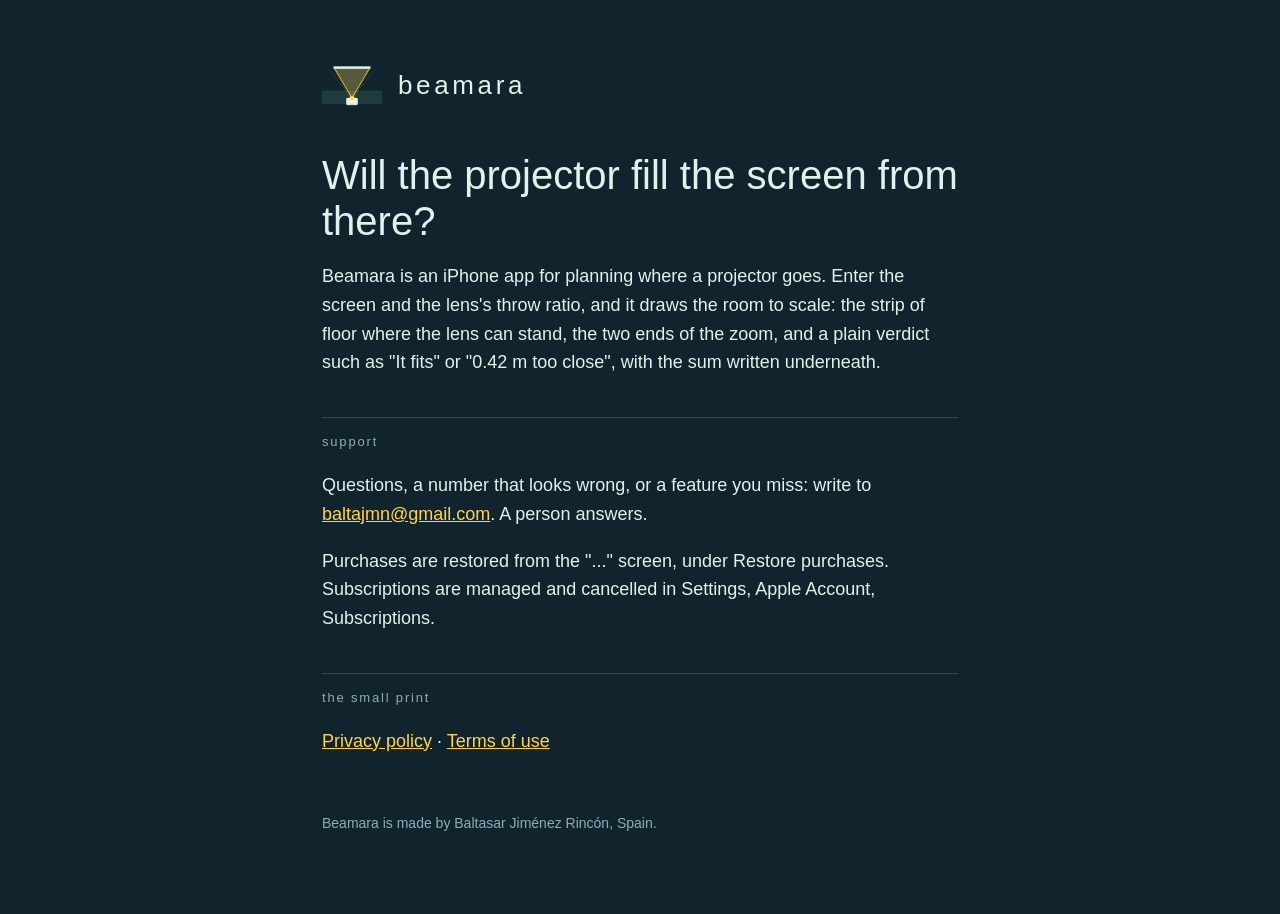
<file: index.html>
<!doctype html>
<html lang="en"><head><meta charset="utf-8"><meta name="viewport" content="width=device-width, initial-scale=1">
<title>Beamara: will the projector fill the screen from there?</title>
<meta name="description" content="Beamara is an iPhone app that draws your room to scale and tells you where a projector can stand to fill a screen.">
<link rel="stylesheet" href="/assets/site.css"><link rel="icon" href="/assets/icon-180.png"></head>
<body><main>
<header><img src="/assets/icon-180.png" alt=""><a href="/">beamara</a></header>
<h1>Will the projector fill the screen from there?</h1>
<p>Beamara is an iPhone app for planning where a projector goes. Enter the screen and the lens's throw ratio, and it draws the room to scale: the strip of floor where the lens can stand, the two ends of the zoom, and a plain verdict such as "It fits" or "0.42 m too close", with the sum written underneath.</p>
<h2>support</h2>
<p>Questions, a number that looks wrong, or a feature you miss: write to <a href="mailto:baltajmn@gmail.com?subject=Beamara">baltajmn@gmail.com</a>. A person answers.</p>
<p>Purchases are restored from the "..." screen, under Restore purchases. Subscriptions are managed and cancelled in Settings, Apple Account, Subscriptions.</p>
<h2>the small print</h2>
<p><a href="/privacy/">Privacy policy</a> &middot; <a href="https://www.apple.com/legal/internet-services/itunes/dev/stdeula/">Terms of use</a></p>
<footer>Beamara is made by Baltasar Jim&eacute;nez Rinc&oacute;n, Spain.</footer>
</main></body></html>
</file>
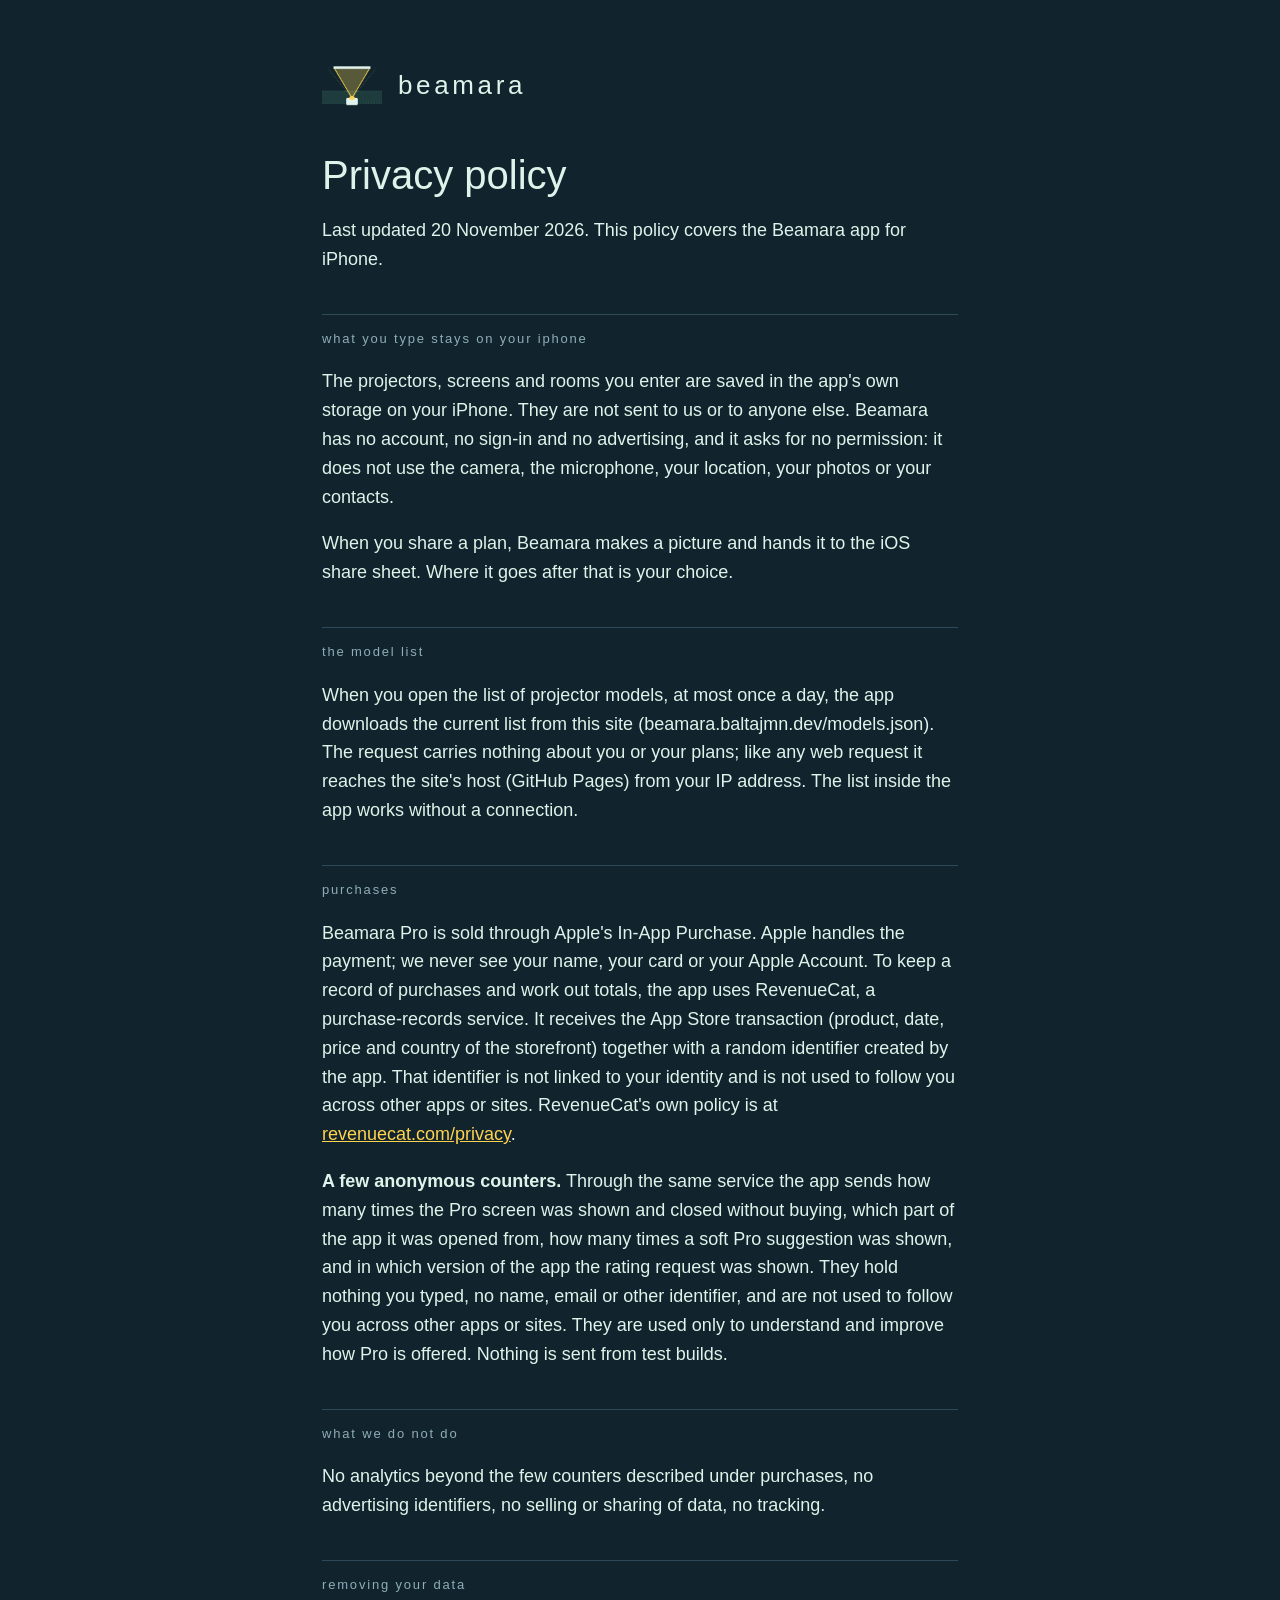
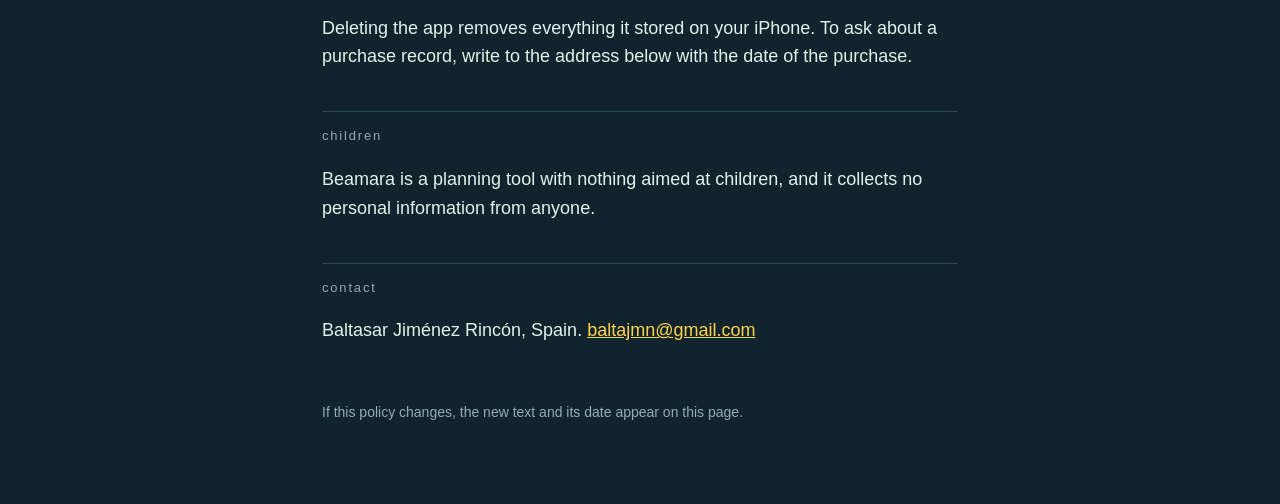
<file: privacy/index.html>
<!doctype html>
<html lang="en"><head><meta charset="utf-8"><meta name="viewport" content="width=device-width, initial-scale=1">
<title>Beamara privacy policy</title>
<link rel="stylesheet" href="/assets/site.css"><link rel="icon" href="/assets/icon-180.png"></head>
<body><main>
<header><img src="/assets/icon-180.png" alt=""><a href="/">beamara</a></header>
<h1>Privacy policy</h1>
<p>Last updated 20 November 2026. This policy covers the Beamara app for iPhone.</p>
<h2>what you type stays on your iPhone</h2>
<p>The projectors, screens and rooms you enter are saved in the app's own storage on your iPhone. They are not sent to us or to anyone else. Beamara has no account, no sign-in and no advertising, and it asks for no permission: it does not use the camera, the microphone, your location, your photos or your contacts.</p>
<p>When you share a plan, Beamara makes a picture and hands it to the iOS share sheet. Where it goes after that is your choice.</p>
<h2>the model list</h2>
<p>When you open the list of projector models, at most once a day, the app downloads the current list from this site (beamara.baltajmn.dev/models.json). The request carries nothing about you or your plans; like any web request it reaches the site's host (GitHub Pages) from your IP address. The list inside the app works without a connection.</p>
<h2>purchases</h2>
<p>Beamara Pro is sold through Apple's In-App Purchase. Apple handles the payment; we never see your name, your card or your Apple Account. To keep a record of purchases and work out totals, the app uses RevenueCat, a purchase-records service. It receives the App Store transaction (product, date, price and country of the storefront) together with a random identifier created by the app. That identifier is not linked to your identity and is not used to follow you across other apps or sites. RevenueCat's own policy is at <a href="https://www.revenuecat.com/privacy">revenuecat.com/privacy</a>.</p>
<p><strong>A few anonymous counters.</strong> Through the same service the app sends how many times the Pro screen was shown and closed without buying, which part of the app it was opened from, how many times a soft Pro suggestion was shown, and in which version of the app the rating request was shown. They hold nothing you typed, no name, email or other identifier, and are not used to follow you across other apps or sites. They are used only to understand and improve how Pro is offered. Nothing is sent from test builds.</p>
<h2>what we do not do</h2>
<p>No analytics beyond the few counters described under purchases, no advertising identifiers, no selling or sharing of data, no tracking.</p>
<h2>removing your data</h2>
<p>Deleting the app removes everything it stored on your iPhone. To ask about a purchase record, write to the address below with the date of the purchase.</p>
<h2>children</h2>
<p>Beamara is a planning tool with nothing aimed at children, and it collects no personal information from anyone.</p>
<h2>contact</h2>
<p>Baltasar Jim&eacute;nez Rinc&oacute;n, Spain. <a href="mailto:baltajmn@gmail.com?subject=Beamara%20privacy">baltajmn@gmail.com</a></p>
<footer>If this policy changes, the new text and its date appear on this page.</footer>
</main></body></html>
</file>
<file: assets/site.css>
:root { --wall: #11242e; --line: #2c4a57; --text: #dff3ea; --dim: #8eadb8; --beam: #ffd34e; }
* { box-sizing: border-box; }
body { margin: 0; background: var(--wall); color: var(--text); font: 300 18px/1.6 -apple-system, "Helvetica Neue", Arial, sans-serif; }
main { max-width: 680px; margin: 0 auto; padding: 56px 22px 80px; }
header { display: flex; align-items: center; gap: 16px; margin-bottom: 36px; }
header img { width: 60px; height: 60px; border-radius: 13px; }
header a { color: var(--text); text-decoration: none; font-size: 26px; font-weight: 200; letter-spacing: .14em; }
h1 { font-weight: 200; font-size: 40px; line-height: 1.15; margin: 0 0 18px; }
h2 { font-weight: 500; font-size: 13px; letter-spacing: .14em; text-transform: lowercase; color: var(--dim);
     margin: 40px 0 8px; padding-top: 14px; border-top: 1px solid var(--line); }
a { color: var(--beam); }
footer { margin-top: 56px; font-size: 14px; color: var(--dim); }
</file>
